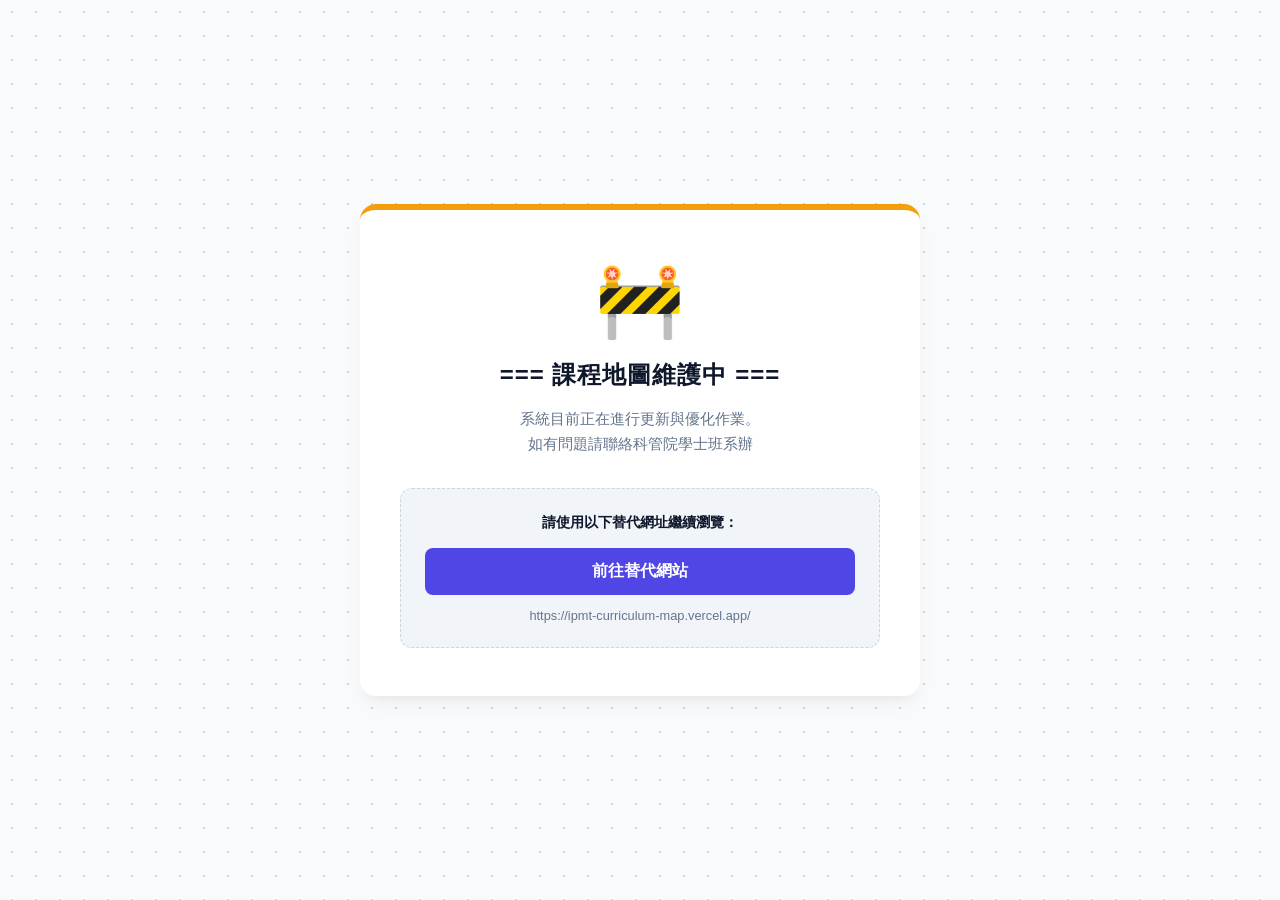
<file: maintenance.html>
<!DOCTYPE html>
<html lang="zh-TW">
<head>
    <meta charset="UTF-8">
    <meta name="viewport" content="width=device-width, initial-scale=1.0">
    <title>課程地圖維護中</title>
    <style>
        :root {
            --primary: #4f46e5;
            --primary-hover: #4338ca;
            --bg: #f8fafc;
            --card-bg: #ffffff;
            --text-main: #0f172a;
            --text-muted: #64748b;
        }
        body {
            margin: 0;
            padding: 0;
            font-family: 'Segoe UI', 'PingFang TC', 'Microsoft JhengHei', sans-serif;
            background-color: var(--bg);
            display: flex;
            align-items: center;
            justify-content: center;
            min-height: 100vh;
            /* 加上淡淡的網格背景增加科技感 */
            background-image: radial-gradient(#cbd5e1 1.5px, transparent 1.5px);
            background-size: 24px 24px;
        }
        .container {
            background: var(--card-bg);
            padding: 3rem 2.5rem;
            border-radius: 16px;
            box-shadow: 0 10px 25px -5px rgba(0, 0, 0, 0.05), 0 8px 10px -6px rgba(0, 0, 0, 0.05);
            text-align: center;
            max-width: 480px;
            width: 90%;
            /* 頂部加上警示顏色的飾條 */
            border-top: 6px solid #f59e0b;
            animation: slideUp 0.6s ease-out;
        }
        @keyframes slideUp {
            from { opacity: 0; transform: translateY(20px); }
            to { opacity: 1; transform: translateY(0); }
        }
        .icon {
            font-size: 4.5rem;
            margin-bottom: 1rem;
            display: inline-block;
            /* 加上輕微的上下浮動動畫 */
            animation: bounce 2.5s infinite ease-in-out;
        }
        @keyframes bounce {
            0%, 100% { transform: translateY(0); }
            50% { transform: translateY(-8px); }
        }
        h1 {
            color: var(--text-main);
            font-size: 1.5rem;
            margin: 0 0 1rem 0;
            font-weight: 700;
            letter-spacing: 1px;
        }
        p {
            color: var(--text-muted);
            line-height: 1.6;
            margin-bottom: 2rem;
            font-size: 0.95rem;
        }
        .link-card {
            background: #f1f5f9;
            padding: 1.5rem;
            border-radius: 12px;
            border: 1px dashed #cbd5e1;
        }
        .link-title {
            font-size: 0.9rem;
            font-weight: 600;
            color: var(--text-main);
            margin-bottom: 1rem;
            display: block;
        }
        .btn {
            display: inline-flex;
            align-items: center;
            justify-content: center;
            background-color: var(--primary);
            color: white;
            text-decoration: none;
            padding: 0.8rem 1.5rem;
            border-radius: 8px;
            font-weight: 600;
            font-size: 1rem;
            transition: all 0.2s;
            width: 100%;
            box-sizing: border-box;
            margin-bottom: 0.8rem;
        }
        .btn:hover {
            background-color: var(--primary-hover);
            transform: translateY(-2px);
            box-shadow: 0 4px 12px rgba(79, 70, 229, 0.3);
        }
        .raw-url {
            font-size: 0.8rem;
            color: var(--text-muted);
            word-break: break-all;
        }
    </style>
</head>
<body>
    <div class="container">
        <div class="icon">🚧</div>
        <h1>=== 課程地圖維護中 ===</h1>
        <p>系統目前正在進行更新與優化作業。<br>如有問題請聯絡科管院學士班系辦</p>
        
        
        <div class="link-card">
            <span class="link-title">請使用以下替代網址繼續瀏覽：</span>
            <a href="https://ipmt-curriculum-map.vercel.app/" class="btn">前往替代網站</a>
            <div class="raw-url">https://ipmt-curriculum-map.vercel.app/</div>
        </div>
    </div>
</body>
</html>
</file>
